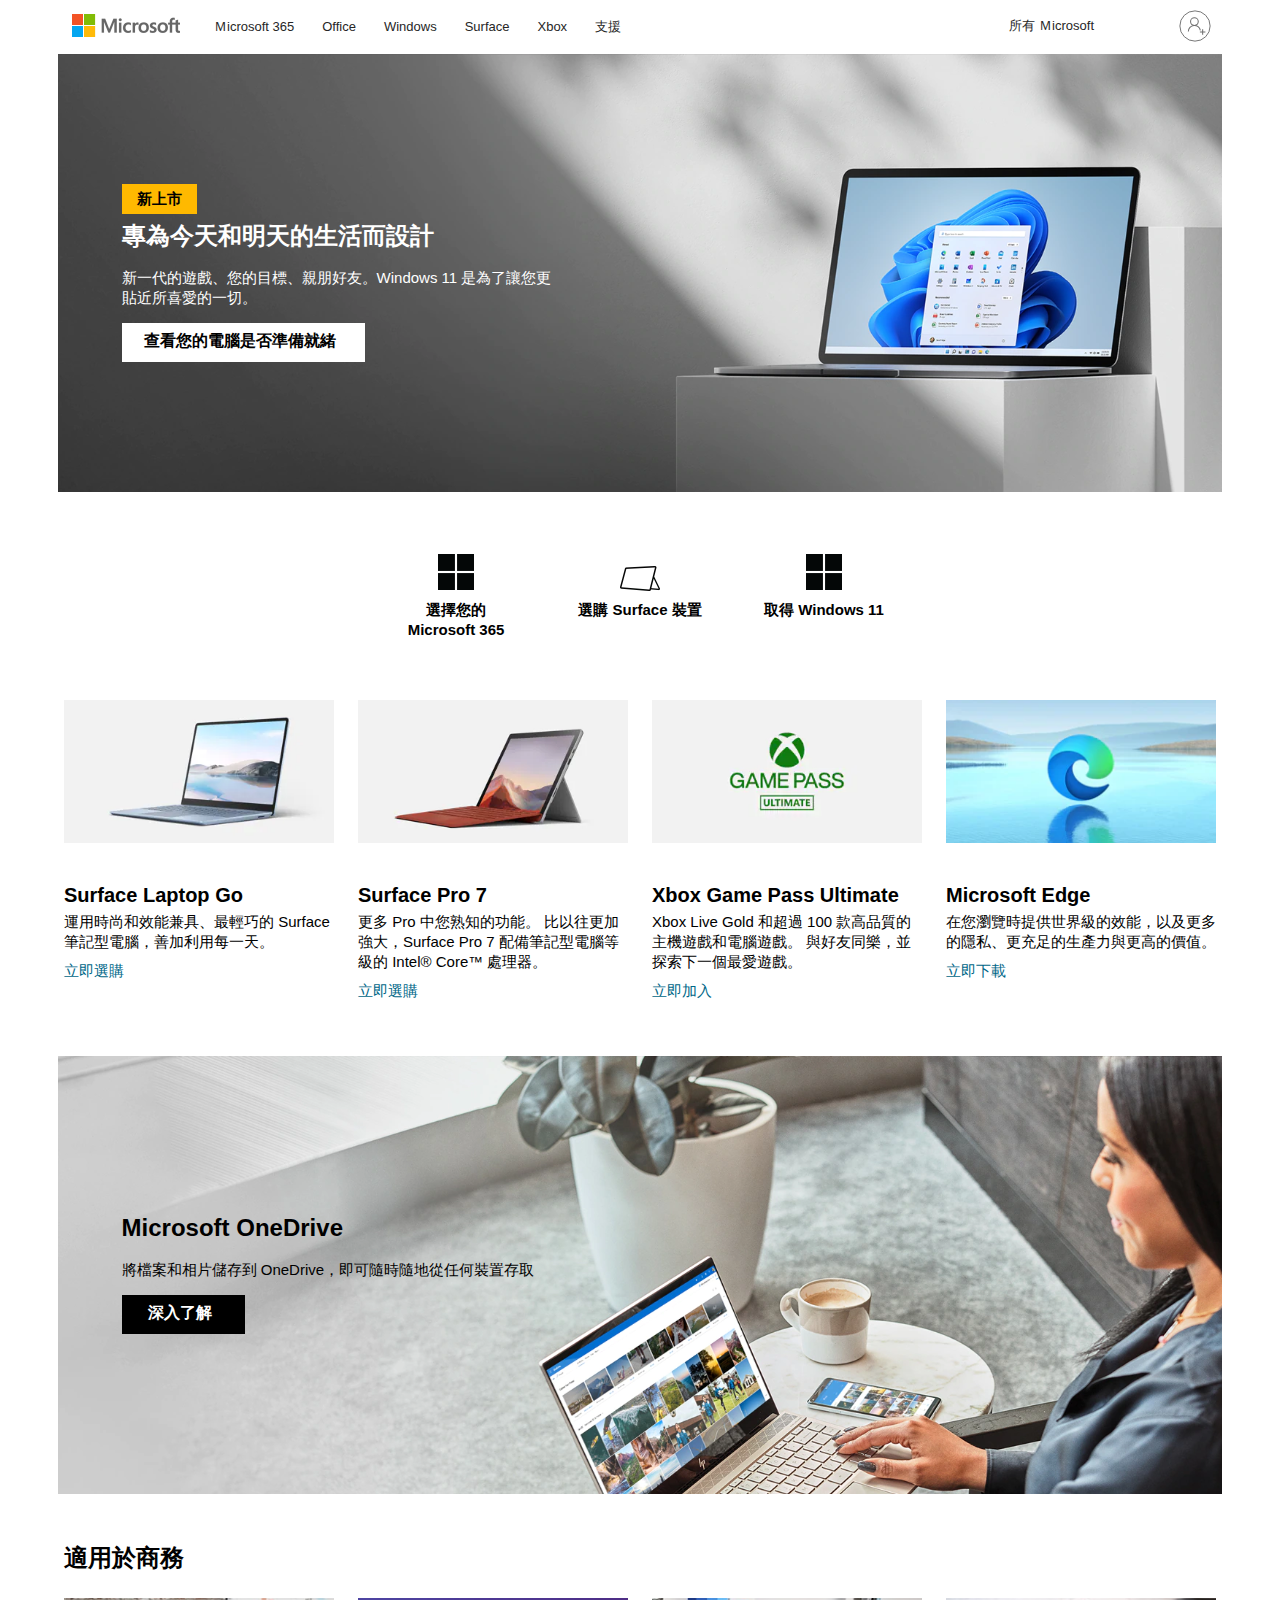
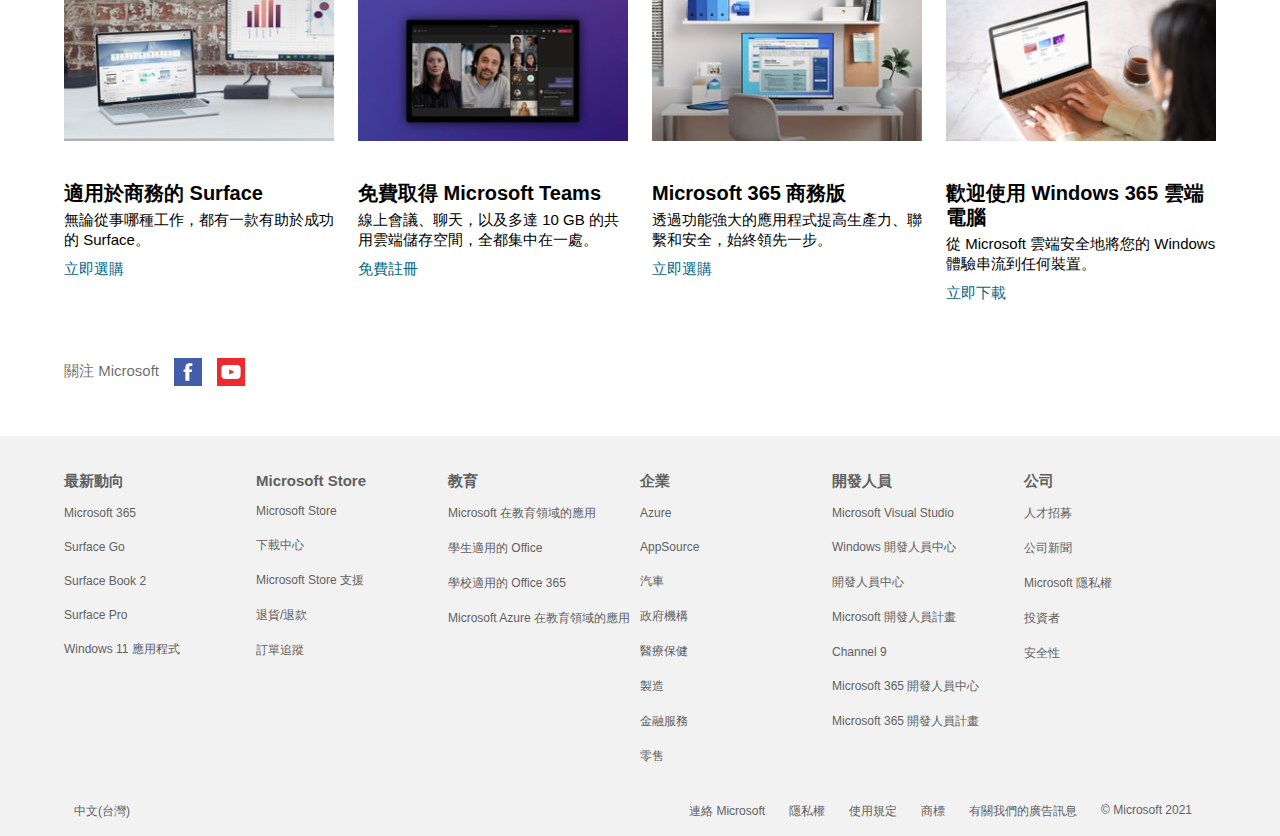
<file: index.html>
<!DOCTYPE html>
<html lang="en">
<head>
    <meta charset="UTF-8">
    <meta http-equiv="X-UA-Compatible" content="IE=edge">
    <meta name="viewport" content="width=device-width, initial-scale=1.0">
    <title>Microsoft</title>
    <link rel="stylesheet" href="https://pro.fontawesome.com/releases/v5.10.0/css/all.css" integrity="sha384-AYmEC3Yw5cVb3ZcuHtOA93w35dYTsvhLPVnYs9eStHfGJvOvKxVfELGroGkvsg+p" crossorigin="anonymous"/>
    <link rel="stylesheet" href="./microsoft.css">
</head>
<body>
    <header class="containar nav-bar ">
        <img class="logo"  src="./img/logo.png" alt="">
        <nav class="menu-list">
            <ul class="menu-items" >
                <li class="menu-item"><a href=""> Ｍicrosoft 365</a></li>
                <li class="menu-item"><a href="">Office</a></li>
                <li class="menu-item"><a href="">Windows</a></li>
                <li class="menu-item"><a href="">Surface</a></li>
                <li class="menu-item"><a href="">Xbox</a></li>
                <li class="menu-item"><a href="">支援</a></li>
                <li class="menu-item"><a href="">更多<i class="fal fa-chevron-down"></i></a></li>
            </ul>
        </nav>
        <div class="funtion-btns">
            <a href="" class="funtion-btn mb-menu"><i class="fal fa-bars"></i></a>
            <a href="" class="funtion-btn all-Ｍicrosoft">所有 Ｍicrosoft<i class="fal fa-chevron-down"></i></a>
            <a href="" class="funtion-btn search">
                <span>搜尋</span>
                <i class="fal fa-search"></i></a>
            <a href="" class="funtion-btn shoppingcart">
                <span>購物車</span>
                <i class="fal fa-shopping-cart"></i></a>
            <a href="" class="funtion-btn login"> 
                <span>登入</span>
                <img src="./img/login.svg" alt="" class="login-icon "></a>
        </div>
    </header>
    <main>
        <section class="containar banner ">
                <div class="bg-img"></div>
                <div class="bg-content">
                    <div class="tag">新上市</div>
                    <span class="title-1">專為今天和明天的生活而設計</span>
                    <p class="content">新一代的遊戲、您的目標、親朋好友。Windows 11 是為了讓您更貼近所喜愛的一切。</p>
                    <a class="btn" href=""> 查看您的電腦是否準備就緒 <i class="fal fa-chevron-right"></i></a>
                </div>
        </section>

        <section class=" containar  store">
            <a href="" class="store-link" > 
                <img src="./img/store-link1.png" alt="">
                <span>選擇您的 Microsoft 365</span>
            </a>
            <a class="store-link" href="">
                <img src="./img/store-llink2.webp" alt="">
                <span> 選購 Surface 裝置 </span>
            </a>
            <a class="store-link" href=""> 
                <img src="./img/store-link1.png" alt="">
                <span> 取得 Windows 11 </span>
            </a>
        </section>

        <section class=" containar  product">
            <a href="" class="product-card">
                <div class="img" style="background-image: url('./img/produst-01.webp');"></div>
                <span class="title">Surface Laptop Go</span>
                <p class="content">運用時尚和效能兼具、最輕巧的 Surface 筆記型電腦，善加利用每一天。</p>
                <span class="link" >立即選購 <i class="fal fa-chevron-right"></i></span>
            </a>

            <a href="" class="product-card">
                <div class="img" style="background-image: url('./img/produst-02.webp');"></div>
                <span class="title">Surface Pro 7</span>
                <p class="content">更多 Pro 中您熟知的功能。 比以往更加強大，Surface Pro 7 配備筆記型電腦等級的 Intel® Core™ 處理器。</p>
                <span class="link" >立即選購 <i class="fal fa-chevron-right"></i></span>
            </a>

            <a href="" class="product-card">
                <div class="img" style="background-image: url('./img/produst-03.webp');"></div>
                <span class="title">Xbox Game Pass Ultimate</span>
                <p class="content">Xbox Live Gold 和超過 100 款高品質的主機遊戲和電腦遊戲。 與好友同樂，並探索下一個最愛遊戲。</p>
                <span class="link" >立即加入 <i class="fal fa-chevron-right"></i></span>
            </a>

            <a href="" class="product-card">
                <div class="img" style="background-image: url('./img/produst-04.webp');"></div>
                <span class="title">Microsoft Edge</span>
                <p class="content">在您瀏覽時提供世界級的效能，以及更多的隱私、更充足的生產力與更高的價值。</p>
                <span class="link" >立即下載  <i class="fal fa-chevron-right"></i></span>
            </a>

        </section>

        <section class="containar banner banner2 ">
            <div class="bg-img "></div>
            <div class="bg-content">
                <span class="title-1">Microsoft OneDrive</span>
                <p class="content">將檔案和相片儲存到 OneDrive，即可隨時隨地從任何裝置存取</p>
                <a class="btn" href=""> 深入了解 <i class="fal fa-chevron-right"></i></a>
            </div>
        </section>


        <section class=" containar businesstitle"> 適用於商務 </section>
        <section class=" containar  product product2">
            <a href="" class="product-card">
                <div class="img" style="background-image: url('./img/business1.jpg');"></div>
                <span class="title">適用於商務的 Surface</span>
                <p class="content">無論從事哪種工作，都有一款有助於成功的 Surface。</p>
                <span class="link" >立即選購 <i class="fal fa-chevron-right"></i></span>
            </a>

            <a href="" class="product-card">
                <div class="img" style="background-image: url('./img/business2.jpg');"></div>
                <span class="title">免費取得 Microsoft Teams</span>
                <p class="content">線上會議、聊天，以及多達 10 GB 的共用雲端儲存空間，全都集中在一處。</p>
                <span class="link" >免費註冊  <i class="fal fa-chevron-right"></i></span>
            </a>

            <a href="" class="product-card">
                <div class="img" style="background-image: url('./img/business3.jpg');"></div>
                <span class="title">Microsoft 365 商務版</span>
                <p class="content">透過功能強大的應用程式提高生產力、聯繫和安全，始終領先一步。</p>
                <span class="link" >立即選購  <i class="fal fa-chevron-right"></i></span>
            </a>

            <a href="" class="product-card">
                <div class="img" style="background-image: url('./img/business4.jpg');"></div>
                <span class="title">歡迎使用 Windows 365 雲端電腦</span>
                <p class="content">從 Microsoft 雲端安全地將您的 Windows 體驗串流到任何裝置。</p>
                <span class="link" >立即下載  <i class="fal fa-chevron-right"></i></span>
            </a>

        </section>

        <section class="containar media">
            <span>關注 Microsoft</span>
            <a class="media-icon" href="">
                <img  src="./img/facebook.svg" alt="facebook">
            </a>
            <a class="media-icon" href="">
                <img src="./img/youtube.svg" alt="youtube">
            </a>
        </section>
    </main>
    <footer class="containar footer-nav">
        <div class="nav">
            <ul>
                <li>最新動向</li>
                <li><a href="">Microsoft 365</a></li>
                <li><a href="">Surface Go</a></li>
                <li><a href="">Surface Book 2</a></li>
                <li><a href="">Surface Pro</a></li>
                <li><a href="">Windows 11 應用程式</a></li>
            </ul>
            <ul>
                <li>Microsoft Store</li>
                <li><a href="">Microsoft Store</a></li>
                <li><a href="">下載中心</a></li>
                <li><a href="">Microsoft Store 支援</a></li>
                <li><a href="">退貨/退款</a></li>
                <li><a href="">訂單追蹤</a></li>
            </ul>
            <ul>
                <li>教育</li>
                <li><a href="">Microsoft 在教育領域的應用</a></li>
                <li><a href="">學生適用的 Office</a></li>
                <li><a href="">學校適用的 Office 365</a></li>
                <li><a href="">Microsoft Azure 在教育領域的應用</a></li>
            </ul>
            <ul>
                <li>企業</li>
                <li><a href="">Azure</a></li>
                <li><a href="">AppSource</a></li>
                <li><a href="">汽車</a></li>
                <li><a href="">政府機構</a></li>
                <li><a href="">醫療保健</a></li>
                <li><a href="">製造</a></li>
                <li><a href="">金融服務</a></li>
                <li><a href="">零售</a></li>
            </ul>
            <ul>
                <li>開發人員</li>
                <li><a href="">Microsoft Visual Studio</a></li>
                <li><a href="">Windows 開發人員中心</a></li>
                <li><a href="">開發人員中心</a></li>
                <li><a href="">Microsoft 開發人員計畫</a></li>
                <li><a href="">Channel 9</a></li>
                <li><a href="">Microsoft 365 開發人員中心</a></li>
                <li><a href="">Microsoft 365 開發人員計畫</a></li>
            </ul>
            <ul>
                <li>公司</li>
                <li><a href="">人才招募</a></li>
                <li><a href="">公司新聞</a></li>
                <li><a href="">Microsoft 隱私權</a></li>
                <li><a href="">投資者</a></li>
                <li><a href="">安全性</a></li>
            </ul>
        </div>
        <div class="nav-2">
            <a href=""><i class="far fa-globe-americas"></i>中文(台灣)</a>
            <ul class="copyright-links">
                <li class="copyright-link"><a href="">連絡 Microsoft</a></li>
                <li class="copyright-link"><a href=""> 隱私權</a></li>
                <li class="copyright-link"><a href=""> 使用規定</a></li>
                <li class="copyright-link"><a href=""> 商標</a></li>
                <li class="copyright-link"><a href=""> 有關我們的廣告訊息</a></li>
                <li class="copyright-link"> © Microsoft 2021</li>
        </div>
    </footer>
</body>
</html>
</file>
<file: microsoft.css>
* {
    box-sizing: border-box;
}

body { 
    margin: 0%;
    scroll-behavior: smooth;
    font-family: 'Segoe UI', SegoeUI, 'Microsoft JhengHei', 微軟正黑體, "Helvetica Neue", Helvetica, Arial, sans-serif;
}

.containar {
    max-width: calc(1600px + 10%);
    width: 100%;
    margin: 0 auto;   
    padding: 0 5%; 
}

.nav-bar {
    display: flex;
    align-items: center;
    height: 54px;
    position: relative;
    padding-bottom: 3px;

}

@media screen and (max-width:1083px) {
    .nav-bar {
        padding: 0px 24px;
    }
    
}

@media screen and (max-width:840px) {
    .nav-bar {
        padding: 0px;
    }
    
}

.nav-bar > .logo{
    width: 108px;
    height: 23px;
    margin-right: 20px;
    margin-left: 8px;
}

@media screen and (max-width:844px) {
    .nav-bar > .logo {
        margin: 0;
        position: absolute;
        top: 50%;
        left: 50%;
        transform: translate(-50%,-50%);
    }
}

.menu-items {
    list-style: none;
    margin: 0;
    padding: 0;
    display: flex;
}

.menu-item {
    padding: 0 14px;
    line-height: 1;

}

@media screen and (max-width:844px) {
    .menu-items {
        position: relative;
    }
}

.menu-item:last-child {
    display: none;
}

@media screen and (max-width:880px) {
    .menu-item:nth-child(5), .menu-item:nth-child(6){
        display: none;
    }
    .menu-item:last-child {
        display: inline;
    }
}

@media screen and (max-width:844px) {
    .menu-items {
        display: none;
    }

}

.menu-item > a{
    color: #262626;
    text-decoration: none;
    font-size: 13px;
}

.funtion-btns {
    display: flex;
    align-items: center;
    margin-left: auto;
    
}

@media screen and (max-width:844px) {
    .funtion-btns {
        width: 100%;
    }
}



.funtion-btn {
    color: #262626;
    text-decoration: none;
    font-size: 13px;
    display: flex;
    align-items: center;
}


.mb-menu {
    display: none;
}

@media screen and (max-width:844px) {
    .mb-menu {
        display:flex; 
        font-size: 20px;
        position: absolute;
        top: 15px;
        left:15px;
    }
}



.all-Ｍicrosoft {
    margin-right: 32px;
}

.all-Ｍicrosoft > .fa-chevron-down {
    padding-top: 7px;
    padding-left: 3px;
}

@media screen and (max-width:844px) {
    .all-Ｍicrosoft {
        display: none;
    }
}

.search {
    margin-right: 53px;
}

.search > .fa-search {
    font-size: 16px;
    transform: scaleX(-1);
    padding-right: 5px;
}

@media screen and (max-width:1399px) {
    .search > span {
        display: none;
    }

    .search {
        margin-right: 20px;
    }

    .search > .fa-search {
        padding-right: 0;
    }
}

@media screen and (max-width:844px) {
    .search {
        display:flex; 
        font-size: 20px;
        position: absolute;
        top: 15px;
        left: 50px;
    }
}

.shoppingcart {
    margin-right: 12px;
}

.shoppingcart > .fa-shopping-cart {
    font-size: 16px;
    padding-left: 10px;
}

@media screen and (max-width:1399px) {
    .shoppingcart > span {
        display: none;
    }

    .shoppingcart {
        margin-right: 20px;
    }

    .shoppingcart > .fa-shopping-cart {
        font-size: 16px;
        padding-left: 10px;
    }


}

@media screen and (max-width:844px) {
    .shoppingcart {
        margin-left: auto;
    }
}



.login {
    margin-right: 5px;
}

.login-icon {
    width: 32px;
    margin-left: 15px;
}

@media screen and (max-width:1399px) {
    .login > span {
        display: none;
    }

    .login-icon {
        margin-left: 0px;
    }
}

@media screen and (max-width:844px) {
    .login {
        margin-right: 15px;
    }
}

/*   以下   banner     */
.banner {
    position: relative;
    max-width: 1600px;
    max-height: 600px;
    width: 91vw;
    height: 34.25vw;
    display: flex;
    align-items: center;
}
@media screen and (max-width:1083px) {
    .banner {
        width: 100%;
        height: 54.7vw;
    }
}

@media screen and (max-width:767px) {
    .banner {
        max-height: 100%;
        height: auto;
        flex-flow: column;
        padding: 0;
    }
} 

.bg-img {
    position: absolute;
    background-image: url( ./img/01.webp);
    top: 0;
    left: 0;
    width: 100%;
    height: 100%;
    z-index: -1;
    background-size: cover;
    background-position: center;
    
}

@media screen and (max-width:1083px) {
    .bg-img {
        background-image: url( ./img/02.webp);
    }
    
}

@media screen and (max-width:767px) {
    .bg-img {
        background-image: url( ./img/03.webp);
        position: static;
        width: 100%;
        height: 55.5vw;
    }
}



.bg-content {
    width: 520px;
    display: flex;
    flex-flow: column;
    font-size: 15px;
    font-weight: 600;
}

@media screen and (max-width:1399px) {
    .bg-content {
        width: 440px;
    }
}

@media screen and (max-width:1080px) {
    .bg-content {
        width: 340px;
    }
}


@media screen and (max-width:767px) {
    .bg-content {
        width: 100%;
        height: auto;
        padding: 90px calc(5% + 12px);
        align-items: center;
        background-color: #333;
        font-weight: 50px;
    }

}

.tag {
    width: 75px;
    height: 30px;
    background-color: #ffb900;
    display: flex;
    justify-content: center;
    align-items: center;
    margin-bottom: 10px;
    
    
    /* margin: 3px 0;
    padding: 3px 14px 5px; */
}

.title-1 {
    font-size: 34px;
    /* margin: -3px 0 0;
    padding: 0 0 3px; */
    line-height: 1;
    margin-bottom: 20px;
    color: #ffffff;
    
}

@media screen and (max-width:1399px) {
    .title-1 {
        font-size: 24px;
    }
}

@media screen and (max-width:767px) {
    .title-1  {
        font-size: 20px;
        margin-bottom: 8px;
    }
}


.content {
    margin: 0;
    color: #ffffff;
    margin-bottom: 15px;
    line-height: 20px;
    font-weight: normal;
}

@media screen and (max-width:767px) {
    .content {
        text-align: center;
        font-weight: normal;
    }
}


.btn {
    color: #000;
    width: 243px;
    height: 39px;
    background-color: #ffffff;
    text-decoration: none;
    padding: 8px 0 ;
    text-align: center;
    font-size: 16px;

}

.btn > .fa-chevron-right {
    padding: 3px 0px 0px 7px;
}

/* store */

.store {
    display: flex;
    justify-content: center;
    padding: 48px 5% 0;
}
@media (max-width:767px) {
    .store {
        flex-flow: column;
    }
    
}
.store-link {
    display: flex;
    flex-flow: column;
    align-items: center;
    width: 184px;
    text-decoration: none;
    padding: 12px 6px;
}
@media (max-width:767px) {
    .store-link{
        flex-flow: row;
        width: auto;
    }
}
.store-link > img {
    width: 40px;
    height: 40px;
    margin-bottom: 8px;
}
@media (max-width:767px) {
    .store-link > img {
        width: 20px;
        height: 20px;
        margin-bottom: 0px;
        margin-right: 8px;
    }
}
.store-link > span {
    width: 125px;
    font-size: 15px;
    font-weight: 600;
    line-height: 20px;
    color: #000;
    text-align: center;
}
@media (max-width:767px) {
    .store-link > span {
        width: auto;
    }
}

/* produsts */

.product {
    display: flex;
    flex-flow: wrap;
    justify-content: space-between;
    padding-bottom: 48px;
}

.product-card {
    display: flex;
    flex-flow: column;
    width: calc(25% - 18px);
    text-decoration: none;
    padding-top: 48px;
}

@media (max-width:1083px) {
    .product-card {
        width: calc(50% - 12px);
    }
}

@media (max-width:539px) {
    .product-card {
        width: 100%;
    }
}

.product-card > .img {
    width: 100%;
    height: 11.14vw;
    background-size: cover;
    background-position: center;
    margin-bottom: 40px;
}

@media (max-width:1083px) {
    .product-card > .img {
        height: 24.28vw;
       
    }
    
}

@media (max-width:767px) {
    .product-card > .img {
        margin-bottom: 15px;
    }
}

@media (max-width:539px) {
    .product-card > .img {
        height: 49vw;
    }
}

.product-card > .title {
    font-size: 20px;
    font-weight: 600;
    color: #000;
    margin-bottom: 5px;
    line-height: 24px;
}

.product-card > .content {
    font-size: 15px;
    color: black;
    margin: 0;
    margin-bottom: 10px;
    text-align: left;
}

.product-card > .link {
    font-size: 15px;
    font-weight: 600px;
    color: #006788;
    margin-bottom: 7px;
}


/*  banner2 */




.banner2 > .bg-img {
    background-image: url( ./img/04.webp);
}

@media screen and (max-width:1083px) {
    .banner2 > .bg-img {
        background-image: url( ./img/05.webp);
    }
    
}

@media screen and (max-width:767px) {
    .banner2 > .bg-img {
        background-image: url( ./img/06.webp);
    }
    
}


.banner2 > .bg-content > .title-1 {
    color: black;
}

@media screen and (max-width:767px){
    .banner2 > .bg-content  {
        background-color: #ddd;
    }
}

.banner2 > .bg-content > .content{
    color: black;
}


.banner2 > .bg-content >  .btn{
    color: white;
    background-color: black;
    width: 123px;
}

/*  product2 */

 .businesstitle {
    width: 100%;
    font-size: 24px;
    color: black;
    font-weight: 600;
    padding-top: 48px;
}

.product2 {
    margin-top: -24px;
}

/* media */

.media {
    display: flex;
    align-items: center;
    margin-bottom: 50px;
}

.media > * {
    margin-right: 15px;
}

.media > span {
    font-size: 15px;
    color: rgba(0, 0, 0, 0.6);
}

.media > .media-icon {
    width: 28px;
    height: 28px;
}

.media > .media-icon > img {
    width: 100%;
    height: 100%;
}

/* footer */

.footer-nav {
    background-color: #f2f2f2;
}

.nav {
    display: flex;
    flex-flow: wrap;
}

.footer-nav > .nav > ul  {
    width: calc(100% / 6);
    list-style: none;
    padding: 0%;
    margin: 0;
}

@media (max-width:1080px) {
    .footer-nav > .nav > ul {
        width: calc(100% / 3);
    }
    
}

@media (max-width:535px) {
    .footer-nav > .nav > ul {
        width: 100%
    }
}

.footer-nav > .nav > ul > li:first-child {
    font-size: 15px;
    font-weight: 600;
    color: #616161;
    padding: 36px 0 4px;
}

.footer-nav > .nav > ul > li {
    padding: 8px 0;
}

.footer-nav > .nav > ul > li > a{
    text-decoration: none;
    color: #616161;
    font-size: 12px;
}


.nav-2{
    display: flex;
    justify-content: space-between;
    padding: 30px 0 16px;
    flex-flow: wrap;

}

@media (max-width:760px) {
    .nav-2 {
        padding: 12px 0 3px;
    }
    
}

.nav-2 > a {
    text-decoration: none;
    font-size: 12px;
    color: #616161;
    display: flex;
    align-items: center;

}



.nav-2 > a > .fa-globe-americas{
    font-size: 24px;
    margin-right: 10px;
}

.copyright-links {
    display: flex;
    flex-flow: wrap;
    padding: 0;
    margin: 0;
    list-style: none;
}

@media (max-width:760px) {
    .copyright-links {
        padding: 12px  0 3px;
    }
    
}

.copyright-link > a {
    color: #616161;
    text-decoration: none;
    
}



.copyright-link {
    color: #616161;
    font-size: 12px;
    padding-right: 24px;
}

@media (max-width:760px) {
    .copyright-link {
        padding: 6px 4px 0 6px;
    }
    
}
</file>
